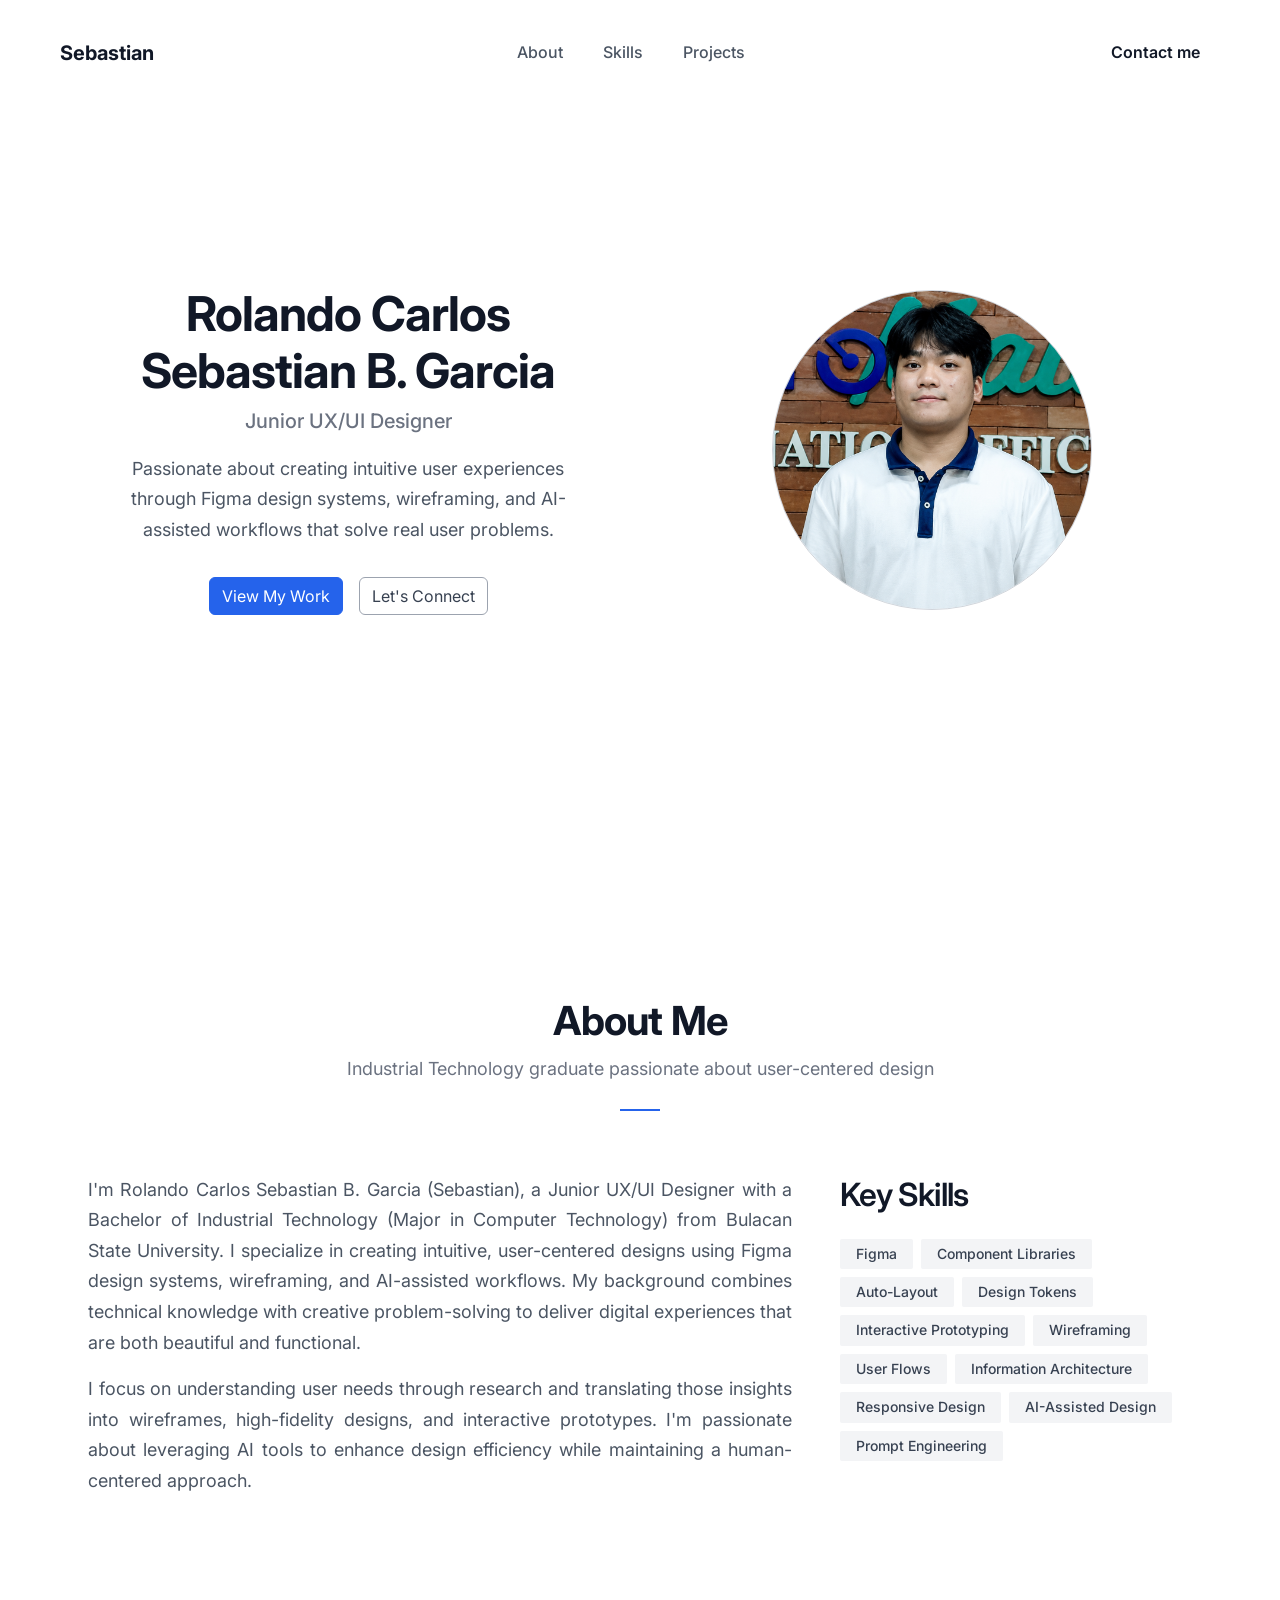
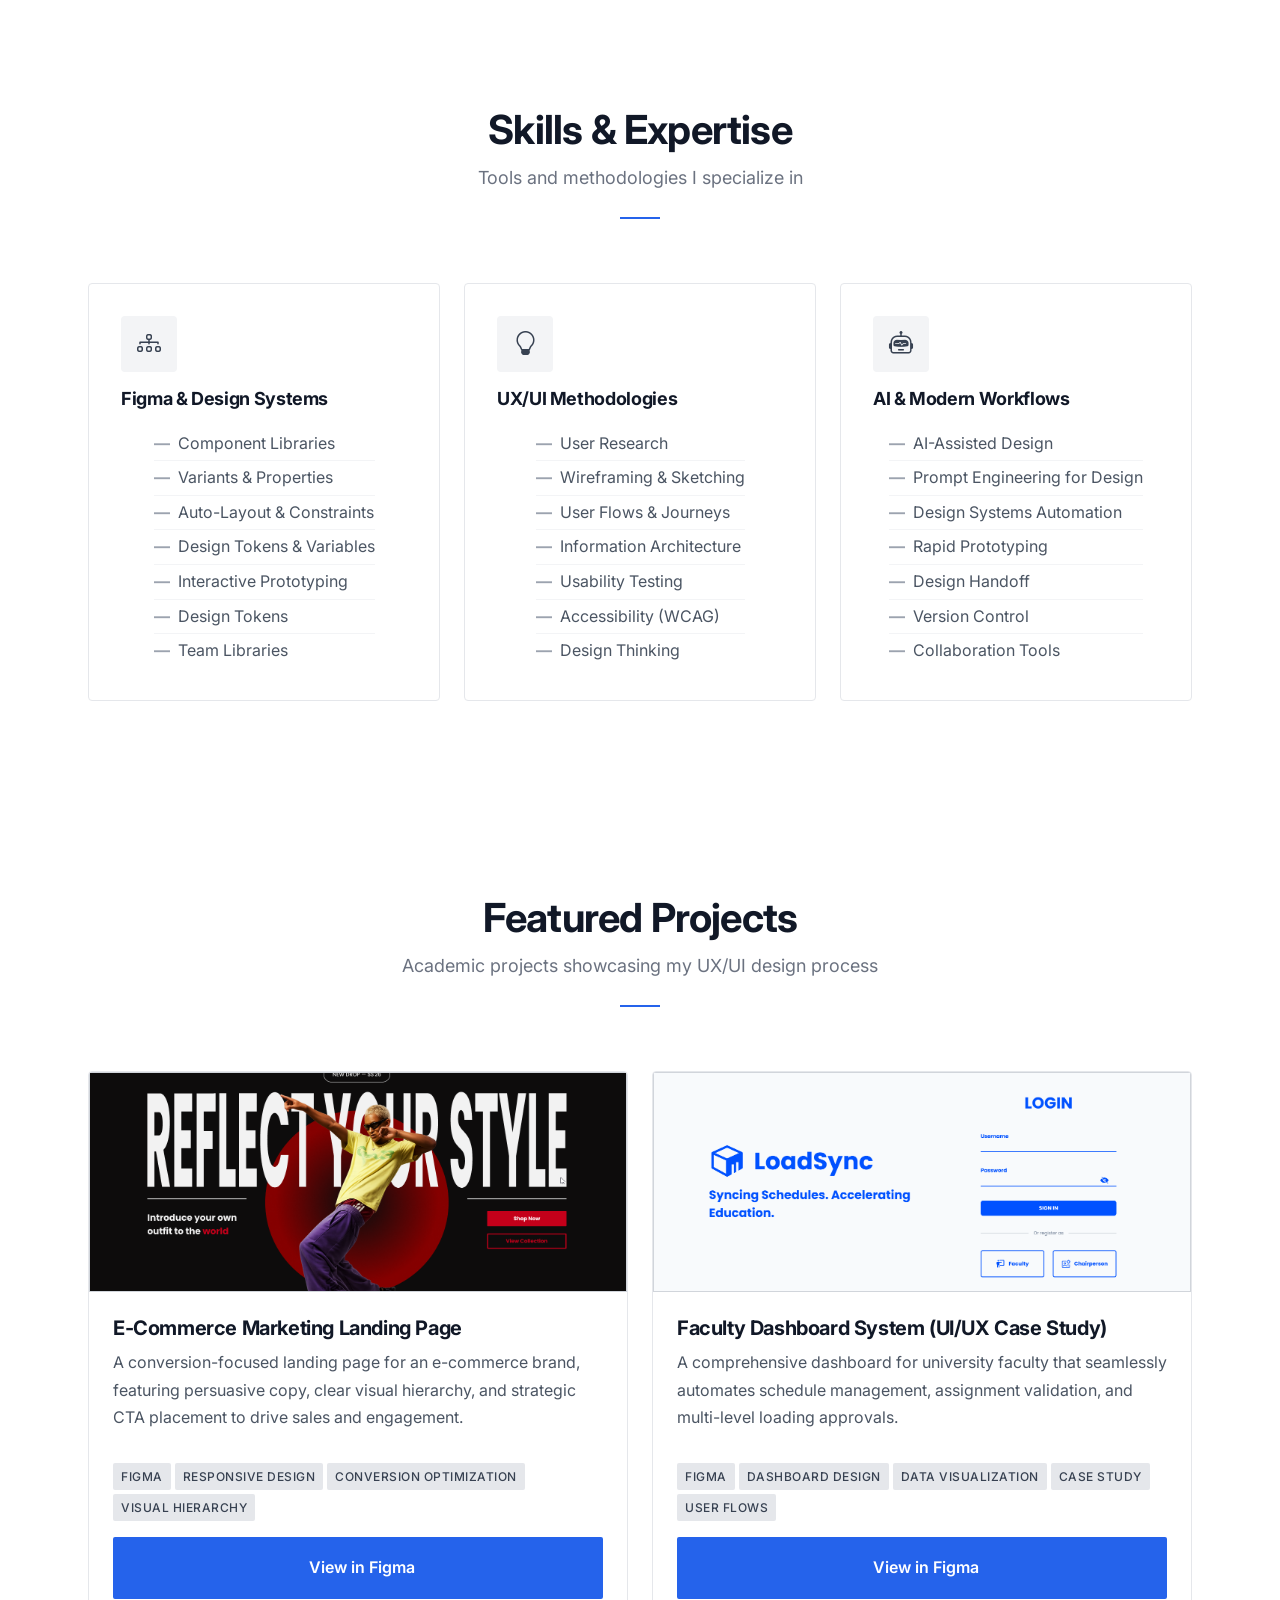
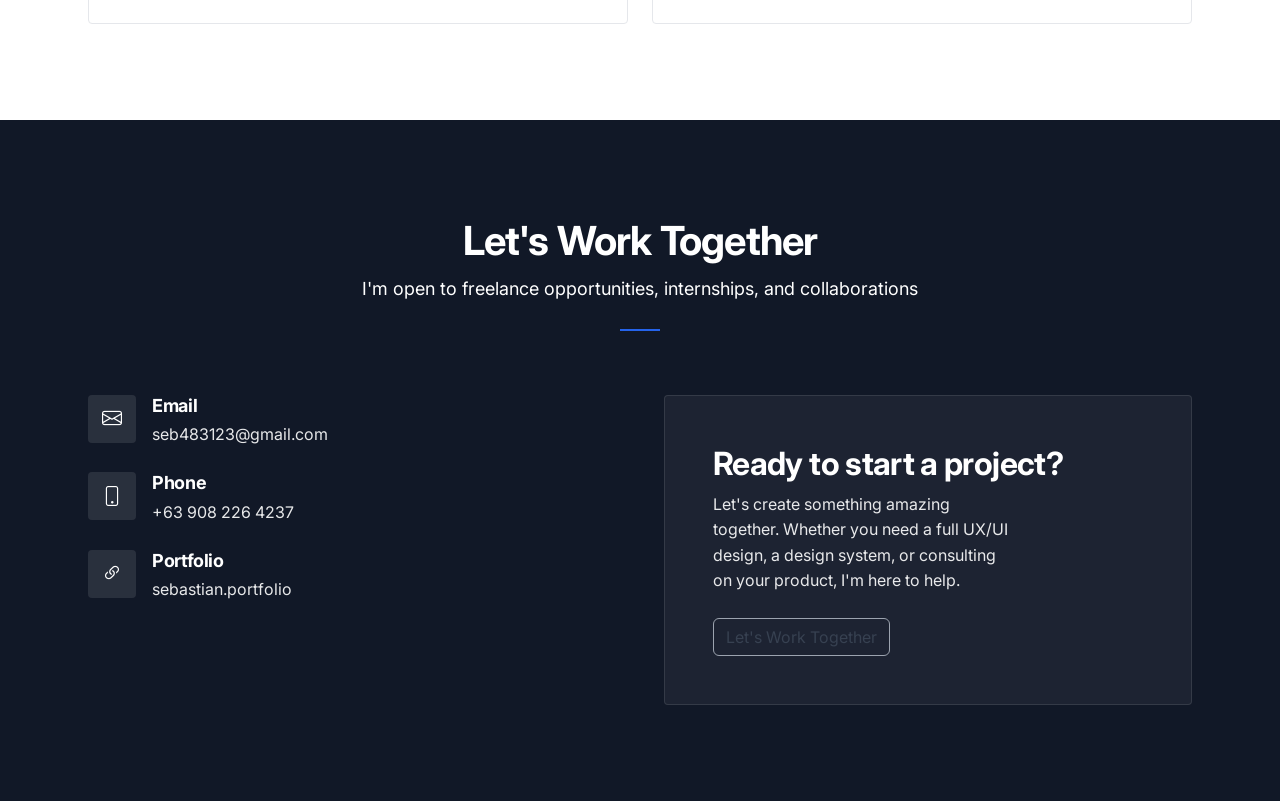
<file: index.html>
<!DOCTYPE html>
<html lang="en">
<head>
  <meta charset="UTF-8">
  <meta name="viewport" content="width=device-width, initial-scale=1.0">
  <title>Sebastian | Junior UX/UI Designer</title>
  <meta name="description" content="Portfolio of Rolando Carlos Sebastian B. Garcia - Junior UX/UI Designer specializing in Figma, UI/UX design, and AI-assisted workflows">

  <!-- Bootstrap 5 CSS -->
  <link href="https://cdn.jsdelivr.net/npm/bootstrap@5.3.0/dist/css/bootstrap.min.css" rel="stylesheet">

  <!-- Bootstrap Icons -->
  <link href="https://cdn.jsdelivr.net/npm/bootstrap-icons@1.11.3/font/bootstrap-icons.css" rel="stylesheet">

  <!-- Google Fonts -->
  <link href="https://fonts.googleapis.com/css2?family=Inter:wght@400;500;600;700&family=Poppins:wght@500;600;700&display=swap" rel="stylesheet">

  <!-- Favicon -->
  <link rel="icon" href="assets/images/favicon.ico" type="image/x-icon">

  <!-- Custom CSS -->
  <link href="assets/css/style.css" rel="stylesheet">
</head>
<body>
  <!-- Navbar -->
  <nav class="navbar navbar-expand-lg navbar-custom">
    <div class="container-fluid">
      <a class="navbar-brand navbar-brand-custom" href="#hero">
        Sebastian
      </a>
      <button class="navbar-toggler navbar-toggler-custom" type="button" data-bs-toggle="collapse" data-bs-target="#navbarNav" aria-controls="navbarNav" aria-expanded="false" aria-label="Toggle navigation">
        <span class="navbar-toggler-icon navbar-toggler-icon-custom"></span>
      </button>
      <div class="collapse navbar-collapse navbar-collapse-custom" id="navbarNav">
        <ul class="navbar-nav mx-auto">
          <li class="nav-item">
            <a class="nav-link nav-link-custom" href="#about">About</a>
          </li>
          <li class="nav-item">
            <a class="nav-link nav-link-custom" href="#skills">Skills</a>
          </li>
          <li class="nav-item">
            <a class="nav-link nav-link-custom" href="#projects">Projects</a>
          </li>
        </ul>
        <a class="nav-link nav-link-custom nav-link-cta" href="#contact">Contact me</a>
      </div>
    </div>
  </nav>

  <!-- Section Containers -->
  <section id="hero" class="hero"></section>
  <section id="about" class="section"></section>
  <section id="skills" class="section"></section>
  <section id="projects" class="section"></section>
  <section id="contact" class="section contact"></section>

  <!-- Back to Top Button -->
  <button class="back-to-top" aria-label="Scroll to top">
    <i class="bi bi-arrow-up"></i>
  </button>

  <!-- Bootstrap 5 JS Bundle (provides `bootstrap` global used by main.js) -->
  <script src="https://cdn.jsdelivr.net/npm/bootstrap@5.3.0/dist/js/bootstrap.bundle.min.js"></script>

  <!-- Portfolio Scripts -->
  <script src="assets/js/main.js"></script>
</body>
</html>
</file>
<file: assets/css/style.css>
/* ==========================================================================
   style.css - Combined and Fixed Styles
   ========================================================================== */

/* CSS Custom Properties (Design Tokens) */
:root {
  --color-primary: #111827;
  --color-primary-dark: #0b101a;
  --color-secondary: #2563eb;
  --color-secondary-hover: #1d4ed8;
  --color-accent: #f3f4f6;
  --color-accent-light: #ffffff;

  --color-white: #ffffff;
  --color-gray-50: #f9fafb;
  --color-gray-100: #f3f4f6;
  --color-gray-200: #e5e7eb;
  --color-gray-300: #d1d5db;
  --color-gray-400: #9ca3af;
  --color-gray-500: #6b7280;
  --color-gray-600: #4b5563;
  --color-gray-700: #374151;
  --color-gray-800: #1f2937;
  --color-gray-900: #111827;

  --font-family-base: 'Inter', -apple-system, BlinkMacSystemFont, 'Segoe UI', Roboto, 'Helvetica Neue', Arial, sans-serif;
  --font-family-heading: 'Inter', var(--font-family-base);
  --font-size-base: 1rem;
  --font-size-xs: 0.75rem;
  --font-size-sm: 0.875rem;
  --font-size-lg: 1.125rem;
  --font-size-xl: 1.25rem;
  --font-size-2xl: 1.5rem;
  --font-size-3xl: 2rem;
  --font-size-4xl: 2.5rem;
  --font-size-5xl: 3rem;
  --line-height-base: 1.6;
  --font-weight-normal: 400;
  --font-weight-medium: 500;
  --font-weight-semibold: 600;
  --font-weight-bold: 700;

  --space-xs: 0.25rem;
  --space-sm: 0.5rem;
  --space-md: 1rem;
  --space-lg: 1.5rem;
  --space-xl: 2rem;
  --space-2xl: 3rem;
  --space-3xl: 4rem;
  --space-4xl: 6rem;

  --radius-sm: 2px;
  --radius-md: 4px;

  --shadow-sm: 0 1px 2px rgba(0, 0, 0, 0.04);
  --shadow-md: 0 4px 6px rgba(0, 0, 0, 0.04);
  --shadow-lg: 0 8px 12px rgba(0, 0, 0, 0.06);
  --shadow-xl: 0 12px 16px rgba(0, 0, 0, 0.08);

  --transition-fast: 150ms ease;
  --transition-base: 200ms ease;
  --transition-slow: 300ms ease;

  --container-sm: 576px;
  --container-md: 768px;
  --container-lg: 992px;
  --container-xl: 1200px;
}

/* ==========================================================================
   Reset & Base Styles
   ========================================================================== */

*,
*::before,
*::after {
  box-sizing: border-box;
  margin: 0;
  padding: 0;
}

html {
  scroll-behavior: smooth;
  font-size: 100%;
}

body {
  font-family: var(--font-family-base);
  font-size: var(--font-size-base);
  line-height: var(--line-height-base);
  color: var(--color-gray-800);
  background-color: var(--color-white);
  -webkit-font-smoothing: antialiased;
  -moz-osx-font-smoothing: grayscale;
}

/* Typography */
h1, h2, h3, h4, h5, h6 {
  font-family: var(--font-family-heading);
  font-weight: var(--font-weight-bold);
  line-height: 1.25;
  color: var(--color-primary);
  margin-bottom: var(--space-md);
  letter-spacing: -0.02em;
}

h1 { font-size: var(--font-size-5xl); }
h2 { font-size: var(--font-size-4xl); }
h3 { font-size: var(--font-size-3xl); }
h4 { font-size: var(--font-size-2xl); }
h5 { font-size: var(--font-size-xl); }
h6 { font-size: var(--font-size-lg); }

p {
  margin-bottom: var(--space-md);
  color: var(--color-gray-600);
  line-height: 1.7;
}

a {
  color: var(--color-secondary);
  text-decoration: none;
  transition: color var(--transition-fast);
}

a:hover {
  color: var(--color-primary-dark);
  text-decoration: underline;
}

img {
  max-width: 100%;
  height: auto;
  display: block;
}

/* Utility Classes */
.text-center { text-align: center; }
.text-primary { color: var(--color-primary) !important; }
.text-secondary { color: var(--color-secondary) !important; }
.text-muted { color: var(--color-gray-500) !important; }

.fw-medium { font-weight: var(--font-weight-medium) !important; }
.fw-semibold { font-weight: var(--font-weight-semibold) !important; }
.fw-bold { font-weight: var(--font-weight-bold) !important; }

.visually-hidden {
  position: absolute;
  width: 1px;
  height: 1px;
  padding: 0;
  margin: -1px;
  overflow: hidden;
  clip: rect(0, 0, 0, 0);
  white-space: nowrap;
  border: 0;
}

/* ==========================================================================
   Layout & Container Styles
   ========================================================================== */

.container-custom {
  width: 100%;
  padding-left: var(--space-lg);
  padding-right: var(--space-lg);
  margin-left: auto;
  margin-right: auto;
  max-width: var(--container-xl);
}

@media (min-width: 576px) {
  .container-custom {
    padding-left: var(--space-xl);
    padding-right: var(--space-xl);
  }
}

@media (min-width: 992px) {
  .container-custom {
    padding-left: var(--space-2xl);
    padding-right: var(--space-2xl);
  }
}

.section {
  padding: var(--space-3xl) 0;
  position: relative;
  overflow: hidden;
}

@media (min-width: 768px) {
  .section {
    padding: var(--space-4xl) 0;
  }
}

.section-header {
  text-align: center;
  margin-bottom: var(--space-3xl);
}

.section-title {
  font-size: var(--font-size-4xl);
  font-weight: var(--font-weight-bold);
  color: var(--color-primary);
  margin-bottom: var(--space-sm);
  display: inline-block;
}

.section-subtitle {
  font-size: var(--font-size-lg);
  color: var(--color-gray-500);
  max-width: 600px;
  margin: 0 auto;
}

.section-divider {
  width: 40px;
  height: 2px;
  background: var(--color-secondary);
  margin: 1.5rem auto 0;
}

/* ==========================================================================
   Grid & Flex Utilities
   ========================================================================== */

.grid {
  display: grid;
  gap: var(--space-lg);
}

.grid-2 { grid-template-columns: 1fr; }
.grid-3 { grid-template-columns: 1fr; }
.grid-4 { grid-template-columns: 1fr; }

@media (min-width: 576px) {
  .grid-2 { grid-template-columns: repeat(2, 1fr); }
  .grid-3 { grid-template-columns: repeat(2, 1fr); }
  .grid-4 { grid-template-columns: repeat(2, 1fr); }
}

@media (min-width: 992px) {
  .grid-3 { grid-template-columns: repeat(3, 1fr); }
  .grid-4 { grid-template-columns: repeat(3, 1fr); }
}

@media (min-width: 1200px) {
  .grid-4 { grid-template-columns: repeat(4, 1fr); }
}

/* Flex Utilities */
.flex-center {
  display: flex;
  align-items: center;
  justify-content: center;
}

.flex-between {
  display: flex;
  align-items: center;
  justify-content: space-between;
}

.flex-col {
  display: flex;
  flex-direction: column;
}

.gap-sm { gap: var(--space-sm); }
.gap-md { gap: var(--space-md); }
.gap-lg { gap: var(--space-lg); }
.gap-xl { gap: var(--space-xl); }

/* ==========================================================================
   Hero Section
   ========================================================================== */

.hero {
  min-height: 100vh;
  height: auto;
  box-sizing: border-box;
  display: grid;
  place-items: center;
  padding: var(--space-4xl) 0;
  background-color: var(--color-white);
  overflow: visible;
}

.hero-content {
  display: grid;
  gap: var(--space-3xl);
  align-items: center;
  position: relative;
  z-index: 2;
}

@media (min-width: 992px) {
  .hero-content {
    grid-template-columns: 1fr 1fr;
  }
}

.hero-text {
  text-align: center;
}

.hero-name {
  font-size: var(--font-size-4xl);
  font-weight: var(--font-weight-bold);
  color: var(--color-primary);
  margin-bottom: var(--space-xs);
  line-height: 1.2;
  letter-spacing: -0.02em;
}

@media (min-width: 768px) {
  .hero-name {
    font-size: var(--font-size-5xl);
  }
}

.hero-role {
  font-size: var(--font-size-xl);
  font-weight: var(--font-weight-medium);
  color: var(--color-gray-500);
  margin-bottom: var(--space-md);
}

.hero-tagline {
  font-size: var(--font-size-lg);
  color: var(--color-gray-600);
  max-width: 500px;
  margin: 0 auto var(--space-xl);
  line-height: 1.7;
}

.hero-cta-group {
  display: flex;
  flex-wrap: wrap;
  gap: var(--space-md);
  justify-content: center;
}

.hero-image {
  display: flex;
  justify-content: center;
  align-items: center;
}

/* ==========================================================================
   About Section
   ========================================================================== */

.about-content {
  display: grid;
  gap: var(--space-2xl);
  align-items: start;
}

@media (min-width: 768px) {
  .about-content {
    grid-template-columns: 2fr 1fr;
    align-items: start;
  }
}

.about-bio {
  font-size: var(--font-size-lg);
  line-height: 1.8;
  color: var(--color-gray-600);
  text-align: justify;
}

.about-skills-highlight {
  display: flex;
  flex-wrap: wrap;
  gap: var(--space-sm);
  margin-top: var(--space-lg);
}

/* ==========================================================================
   Skills Section
   ========================================================================== */

.skills-grid {
  display: grid;
  gap: var(--space-lg);
}

@media (min-width: 576px) {
  .skills-grid {
    grid-template-columns: repeat(2, 1fr);
  }
}

@media (min-width: 992px) {
  .skills-grid {
    grid-template-columns: repeat(3, 1fr);
  }
}

.skill-category-card {
  background-color: var(--color-white);
  border: 1px solid var(--color-gray-200);
  border-radius: var(--radius-md);
  padding: var(--space-xl);
  transition: border-color var(--transition-base);
  height: 100%;
  display: flex;
  flex-direction: column;
}

.skill-category-card:hover {
  border-color: var(--color-gray-400);
}

.skill-category-icon {
  width: 56px;
  height: 56px;
  display: flex;
  align-items: center;
  justify-content: center;
  background-color: var(--color-gray-100);
  border-radius: var(--radius-md);
  margin-bottom: var(--space-md);
  flex-shrink: 0;
}

.skill-category-icon i {
  font-size: var(--font-size-2xl);
  color: var(--color-gray-700);
}

.skill-category-title {
  font-size: var(--font-size-lg);
  font-weight: var(--font-weight-bold);
  color: var(--color-primary);
  margin-bottom: var(--space-md);
}

.skill-category-list {
  list-style: none;
  padding: 0;
  margin: 0 auto 0;
  flex-grow: 1;
}

.skill-category-list li {
  font-size: var(--font-size-base);
  color: var(--color-gray-600);
  padding: var(--space-xs) 0;
  border-bottom: 1px solid var(--color-gray-100);
  display: flex;
  align-items: center;
}

.skill-category-list li:last-child {
  border-bottom: none;
}

.skill-category-list li::before {
  content: "—";
  color: var(--color-gray-400);
  margin-right: var(--space-sm);
  font-weight: var(--font-weight-bold);
}

/* ==========================================================================
   Projects Section
   ========================================================================== */

.projects-grid {
  display: grid;
  gap: var(--space-lg);
}

@media (min-width: 576px) {
  .projects-grid {
    grid-template-columns: repeat(2, 1fr);
  }
}

@media (min-width: 992px) {
  .projects-grid {
    grid-template-columns: repeat(2, 1fr);
  }
}

.project-card {
  display: flex;
  flex-direction: column;
  height: 100%;
  background-color: var(--color-white);
  border-radius: var(--radius-md);
  overflow: hidden;
  border: 1px solid var(--color-gray-200);
  transition: border-color var(--transition-base);
}

.project-card:hover {
  border-color: var(--color-gray-400);
}

.project-image {
  width: 100%;
  aspect-ratio: 16 / 9;
  background-color: var(--color-gray-100);
  display: flex;
  align-items: center;
  justify-content: center;
  color: var(--color-gray-600);
  font-size: var(--font-size-sm);
}

.project-content {
  flex: 1;
  display: flex;
  flex-direction: column;
  padding: var(--space-lg);
}

.project-title {
  font-size: var(--font-size-xl);
  font-weight: var(--font-weight-bold);
  color: var(--color-primary);
  margin-bottom: var(--space-sm);
  flex-shrink: 0;
}

.project-text {
  font-size: var(--font-size-base);
  color: var(--color-gray-600);
  line-height: 1.7;
  margin-bottom: auto;
  flex-grow: 1;
}

.project-tags {
  display: flex;
  flex-wrap: wrap;
  gap: var(--space-xs);
  margin-top: auto;
  padding-top: var(--space-md);
}

.project-tag {
  display: inline-block;
  padding: var(--space-xs) var(--space-sm);
  background-color: var(--color-gray-100);
  color: var(--color-gray-700);
  font-size: var(--font-size-xs);
  font-weight: var(--font-weight-medium);
  border-radius: var(--radius-sm);
  text-transform: uppercase;
  letter-spacing: 0.5px;
}

.project-tag-primary {
  background-color: var(--color-gray-200);
  color: var(--color-gray-700);
}

/* ==========================================================================
   Contact Section
   ========================================================================== */

.contact {
  background-color: var(--color-primary);
  color: var(--color-white);
  position: relative;
  overflow: hidden;
}

.contact .section-title,
.contact .section-subtitle {
  color: var(--color-white);
}

.contact-content {
  display: grid;
  gap: var(--space-2xl);
  text-align: center;
  position: relative;
  z-index: 2;
}

@media (min-width: 768px) {
  .contact-content {
    grid-template-columns: 1fr 1fr;
    text-align: left;
  }
}

.contact-info {
  display: flex;
  flex-direction: column;
  gap: var(--space-lg);
}

.contact-item {
  display: flex;
  align-items: flex-start;
  gap: var(--space-md);
}

.contact-icon {
  flex-shrink: 0;
  width: 48px;
  height: 48px;
  display: flex;
  align-items: center;
  justify-content: center;
  background-color: rgba(255, 255, 255, 0.1);
  border-radius: var(--radius-md);
}

.contact-icon i {
  font-size: var(--font-size-xl);
  color: var(--color-white);
}

.contact-details h4 {
  color: var(--color-white);
  margin-bottom: var(--space-xs);
  font-size: var(--font-size-lg);
}

.contact-details {
  text-align: start;
}

.contact-details p {
  color: rgba(255, 255, 255, 0.9);
  margin: 0;
}

.contact-cta {
  display: flex;
  flex-direction: column;
  align-items: center;
  justify-content: center;
  padding: var(--space-2xl);
  background-color: rgba(255, 255, 255, 0.05);
  border-radius: var(--radius-md);
  border: 1px solid rgba(255, 255, 255, 0.1);
  position: relative;
  z-index: 2;
}

@media (min-width: 768px) {
  .contact-cta {
    align-items: flex-start;
  }
}

.contact-cta-title {
  color: var(--color-white);
  margin-bottom: var(--space-sm);
}

.contact-cta-text {
  color: rgba(255, 255, 255, 0.9);
  margin-bottom: var(--space-lg);
  max-width: 300px;
  line-height: 1.6;
}

/* ==========================================================================
   Footer
   ========================================================================== */

.footer {
  background-color: var(--color-primary-dark);
  color: var(--color-white);
  padding: var(--space-2xl) 0;
  position: relative;
  overflow: hidden;
}

.footer-content {
  display: flex;
  flex-direction: column;
  align-items: center;
  gap: var(--space-md);
  text-align: center;
  position: relative;
  z-index: 2;
}

@media (min-width: 576px) {
  .footer-content {
    flex-direction: row;
    justify-content: space-between;
  }
}

.footer-brand {
  font-family: var(--font-family-heading);
  font-size: var(--font-size-lg);
  font-weight: var(--font-weight-bold);
  color: var(--color-white);
  text-decoration: none;
}

.footer-brand:hover {
  color: var(--color-gray-300);
  text-decoration: none;
}

.footer-links {
  display: flex;
  gap: var(--space-lg);
  flex-wrap: wrap;
  justify-content: center;
}

.footer-link {
  color: rgba(255, 255, 255, 0.7);
  font-size: var(--font-size-sm);
  transition: color var(--transition-fast);
}

.footer-link:hover {
  color: var(--color-white);
  text-decoration: none;
}

.footer-copyright {
  color: rgba(255, 255, 255, 0.5);
  font-size: var(--font-size-sm);
  margin: 0;
}

/* ==========================================================================
   Buttons
   ========================================================================== */

.btn-custom {
  display: inline-flex;
  align-items: center;
  justify-content: center;
  gap: var(--space-sm);
  font-family: var(--font-family-base);
  font-size: var(--font-size-base);
  font-weight: var(--font-weight-semibold);
  padding: var(--space-md) var(--space-xl);
  border-radius: var(--radius-sm);
  border: 2px solid transparent;
  cursor: pointer;
  transition: all var(--transition-base);
  text-decoration: none;
  white-space: nowrap;
}

.btn-custom:focus-visible {
  outline: 2px solid var(--color-secondary);
  outline-offset: 2px;
}

.btn-primary-custom {
  background-color: var(--color-secondary);
  border-color: var(--color-secondary);
  color: var(--color-white);
}

.btn-primary-custom:hover {
  background-color: var(--color-primary);
  border-color: var(--color-primary);
  color: var(--color-white);
  text-decoration: none;
}

.btn-primary-custom:active {
  background-color: var(--color-primary-dark);
}

.btn-outline-custom {
  background-color: transparent;
  border-color: var(--color-gray-400);
  color: var(--color-gray-700);
}

.btn-outline-custom:hover {
  background-color: var(--color-gray-50);
  border-color: var(--color-gray-500);
  color: var(--color-primary);
  text-decoration: none;
}

.btn-outline-custom:active {
  background-color: var(--color-gray-100);
}

.btn-ghost-custom {
  background-color: transparent;
  border-color: transparent;
  color: var(--color-secondary);
}

.btn-ghost-custom:hover {
  background-color: var(--color-gray-100);
  color: var(--color-primary-dark);
  text-decoration: none;
}

/* ==========================================================================
   Cards & Interactive Elements
   ========================================================================== */

.card-custom {
  background-color: var(--color-white);
  border: none;
  border-radius: var(--radius-md);
  box-shadow: none;
  overflow: hidden;
  transition: border-color var(--transition-base);
}

.card-custom:hover {
  border-color: var(--color-gray-400);
}

.card-custom .card-img-top {
  width: 100%;
  aspect-ratio: 16 / 9;
  object-fit: cover;
}

.card-body-custom {
  padding: var(--space-lg);
  display: flex;
  flex-direction: column;
  flex: 1;
}

.card-title-custom {
  font-size: var(--font-size-xl);
  font-weight: var(--font-weight-bold);
  color: var(--color-primary);
  margin-bottom: var(--space-sm);
}

.card-text-custom {
  font-size: var(--font-size-base);
  color: var(--color-gray-600);
  line-height: 1.7;
  margin-bottom: var(--space-md);
  flex: 1;
}

/* ==========================================================================
   Skill Badges & Tags
   ========================================================================== */

.skill-badge {
  display: inline-flex;
  align-items: center;
  padding: var(--space-xs) var(--space-md);
  background-color: var(--color-gray-100);
  color: var(--color-gray-700);
  font-size: var(--font-size-sm);
  font-weight: var(--font-weight-medium);
  border-radius: var(--radius-sm);
  white-space: nowrap;
  transition: background-color var(--transition-fast), color var(--transition-fast);
}

.skill-badge:hover {
  background-color: var(--color-gray-200);
  color: var(--color-primary);
  text-decoration: none;
}

/* ==========================================================================
   Image Placeholders
   ========================================================================== */

.img-placeholder {
  display: flex;
  align-items: center;
  justify-content: center;
  background-color: var(--color-gray-100);
  border: 1px solid var(--color-gray-300);
  color: var(--color-gray-600);
  font-size: var(--font-size-sm);
  font-weight: var(--font-weight-medium);
  text-align: center;
  overflow: hidden;
}

.img-placeholder img {
  width: 100%;
  height: 100%;
  object-fit: cover;
  object-position: center;
  display: block;
}

.img-placeholder.rounded-circle {
  border-radius: var(--radius-md);
}

.img-placeholder.rounded {
  border-radius: var(--radius-md);
}

.hero-profile-img {
  width: 320px;
  height: 320px;
  padding: 0;
  border-radius: 50%;
}

.hero-profile-img img {
  width: 100%;
  height: 100%;
  object-fit: cover;
  object-position: center top;
  display: block;
}

@media (max-width: 767.98px) {
  .hero {
    place-items: start center;
  }
  .hero-image {
    order: -1;
  }
  .hero-profile-img {
    width: 200px;
    height: 200px;
  }
}

/* ==========================================================================
   Animation Classes (for Intersection Observer)
   ========================================================================== */

.fade-in {
  opacity: 0;
  transform: translateY(16px);
  transition: opacity 0.5s ease-out, transform 0.5s ease-out;
}

.fade-in.visible {
  opacity: 1;
  transform: translateY(0);
}

/* Staggered animation delays for sections */
section.fade-in:nth-child(1) { transition-delay: 0ms; }
section.fade-in:nth-child(2) { transition-delay: 100ms; }
section.fade-in:nth-child(3) { transition-delay: 200ms; }
section.fade-in:nth-child(4) { transition-delay: 300ms; }
section.fade-in:nth-child(5) { transition-delay: 400ms; }

/* Stagger for inner elements */
.fade-in:nth-child(1) { transition-delay: 0ms; }
.fade-in:nth-child(2) { transition-delay: 100ms; }
.fade-in:nth-child(3) { transition-delay: 200ms; }
.fade-in:nth-child(4) { transition-delay: 300ms; }
.fade-in:nth-child(5) { transition-delay: 400ms; }

/* ==========================================================================
   Back to Top Button
   ========================================================================== */

.back-to-top {
  position: fixed;
  bottom: var(--space-xl);
  right: var(--space-xl);
  width: 44px;
  height: 44px;
  display: flex;
  align-items: center;
  justify-content: center;
  background-color: var(--color-primary);
  color: var(--color-white);
  border: none;
  border-radius: var(--radius-md);
  box-shadow: var(--shadow-md);
  cursor: pointer;
  opacity: 0;
  visibility: hidden;
  transform: translateY(16px);
  transition: opacity var(--transition-base), visibility var(--transition-base), transform var(--transition-base);
  z-index: 1000;
}

.back-to-top.visible {
  opacity: 1;
  visibility: visible;
  transform: translateY(0);
}

.back-to-top:hover {
  background-color: var(--color-secondary);
  box-shadow: var(--shadow-lg);
}

.back-to-top:focus-visible {
  outline: 2px solid var(--color-secondary);
  outline-offset: 2px;
}

/* ==========================================================================
   Navbar
   ========================================================================== */

.navbar-custom {
  position: fixed;
  top: 0;
  left: 0;
  right: 0;
  z-index: 1030;
  background-color: transparent;
  padding: var(--space-xl) var(--space-2xl);
  transition: padding var(--transition-base), box-shadow var(--transition-base);
}

.navbar-custom.scrolled {
  box-shadow: var(--shadow-md);
  padding: var(--space-lg) var(--space-2xl);
}

.navbar-brand-custom {
  font-family: var(--font-family-heading);
  font-size: var(--font-size-xl);
  font-weight: var(--font-weight-bold);
  color: var(--color-primary) !important;
  text-decoration: none;
  transition: color var(--transition-fast);
}

.navbar-brand-custom:hover {
  color: var(--color-secondary) !important;
  text-decoration: none;
}

.navbar-nav-custom {
  display: flex;
  gap: 4rem;
}

.nav-link-custom {
  font-family: var(--font-family-base);
  font-size: var(--font-size-base);
  font-weight: var(--font-weight-medium);
  color: var(--color-gray-600) !important;
  padding: var(--space-sm) 0 !important;
  border-radius: 0;
  position: relative;
  transition: color var(--transition-fast);
  text-decoration: none;
  border-bottom: none;
  margin: 0px 20px;
}

.nav-link-custom::after {
  content: '';
  position: absolute;
  left: 0;
  right: 0;
  bottom: -2px;
  height: 2px;
  background: var(--color-secondary);
  transform: scaleX(0);
  transform-origin: center;
  transition: transform var(--transition-fast);
}

.nav-link-custom:hover,
.nav-link-custom.active {
  color: var(--color-primary) !important;
  background-color: transparent;
  text-decoration: none;
  border-bottom: none;
}

.nav-link-custom:hover::after,
.nav-link-custom.active::after {
  transform: scaleX(1);
}

.nav-link-cta {
  font-family: var(--font-family-base);
  font-size: var(--font-size-base);
  font-weight: var(--font-weight-semibold);
  color: var(--color-primary) !important;
  padding: var(--space-sm) 0 !important;
  border-radius: 0;
  position: relative;
  transition: color var(--transition-fast);
  text-decoration: none;
  border-bottom: none;
}

.nav-link-cta::after {
  content: '';
  position: absolute;
  left: 0;
  right: 0;
  bottom: -2px;
  height: 2px;
  background: var(--color-secondary);
  transform: scaleX(0);
  transform-origin: center;
  transition: transform var(--transition-fast);
}

.nav-link-cta:hover,
.nav-link-cta.active {
  color: var(--color-secondary) !important;
  background-color: transparent;
  text-decoration: none;
  border-bottom: none;
}

.nav-link-cta:hover::after,
.nav-link-cta.active::after {
  transform: scaleX(1);
}

.navbar-toggler-custom {
  border: none;
  padding: var(--space-sm);
  background-color: transparent;
}

.navbar-toggler-custom:focus {
  box-shadow: none;
  outline: none;
}

.navbar-toggler-icon-custom {
  display: inline-block;
  width: 1.5em;
  height: 1.5em;
  background-image: url("data:image/svg+xml,%3csvg xmlns='http://www.w3.org/2000/svg' viewBox='0 0 30 30'%3e%3cpath stroke='rgba%2817, 24, 39, 0.75%29' stroke-linecap='round' stroke-miterlimit='10' stroke-width='2' d='M4 7h22M4 15h22M4 23h22'/%3e%3c/svg%3e");
  background-repeat: no-repeat;
  background-position: center;
  background-size: 100%;
}

@media (max-width: 991.98px) {
  .navbar-collapse-custom {
    background-color: var(--color-white);
    margin: var(--space-md) calc(-1 * var(--space-lg)) 0;
    padding: var(--space-lg);
    border-radius: var(--radius-md);
    box-shadow: var(--shadow-lg);
    border: 1px solid var(--color-gray-200);
  }

  .navbar-nav-custom {
    flex-direction: column;
    gap: var(--space-sm);
    align-items: center;
  }

  .nav-link-custom {
    padding: var(--space-md) var(--space-lg) !important;
    text-align: center;
  }

  .nav-link-custom::after {
    display: none;
  }

  .nav-link-cta {
    text-align: center;
    margin-top: var(--space-sm);
  }

  .nav-link-cta::after {
    display: none;
  }
}

/* ==========================================================================
   Scrollbar Styles
   ========================================================================== */

::-webkit-scrollbar {
  width: 8px;
  height: 8px;
}

::-webkit-scrollbar-track {
  background: var(--color-gray-50);
}

::-webkit-scrollbar-thumb {
  background: var(--color-gray-300);
  border-radius: var(--radius-sm);
}

::-webkit-scrollbar-thumb:hover {
  background: var(--color-gray-400);
}

/* ==========================================================================
   Loading States
   ========================================================================== */

.loading-skeleton {
  background: linear-gradient(90deg, var(--color-gray-200) 25%, var(--color-gray-100) 50%, var(--color-gray-200) 75%);
  background-size: 200% 100%;
  animation: loading 1.5s infinite;
  border-radius: var(--radius-sm);
}

@keyframes loading {
  0% { background-position: 200% 0; }
  100% { background-position: -200% 0; }
}
</file>
